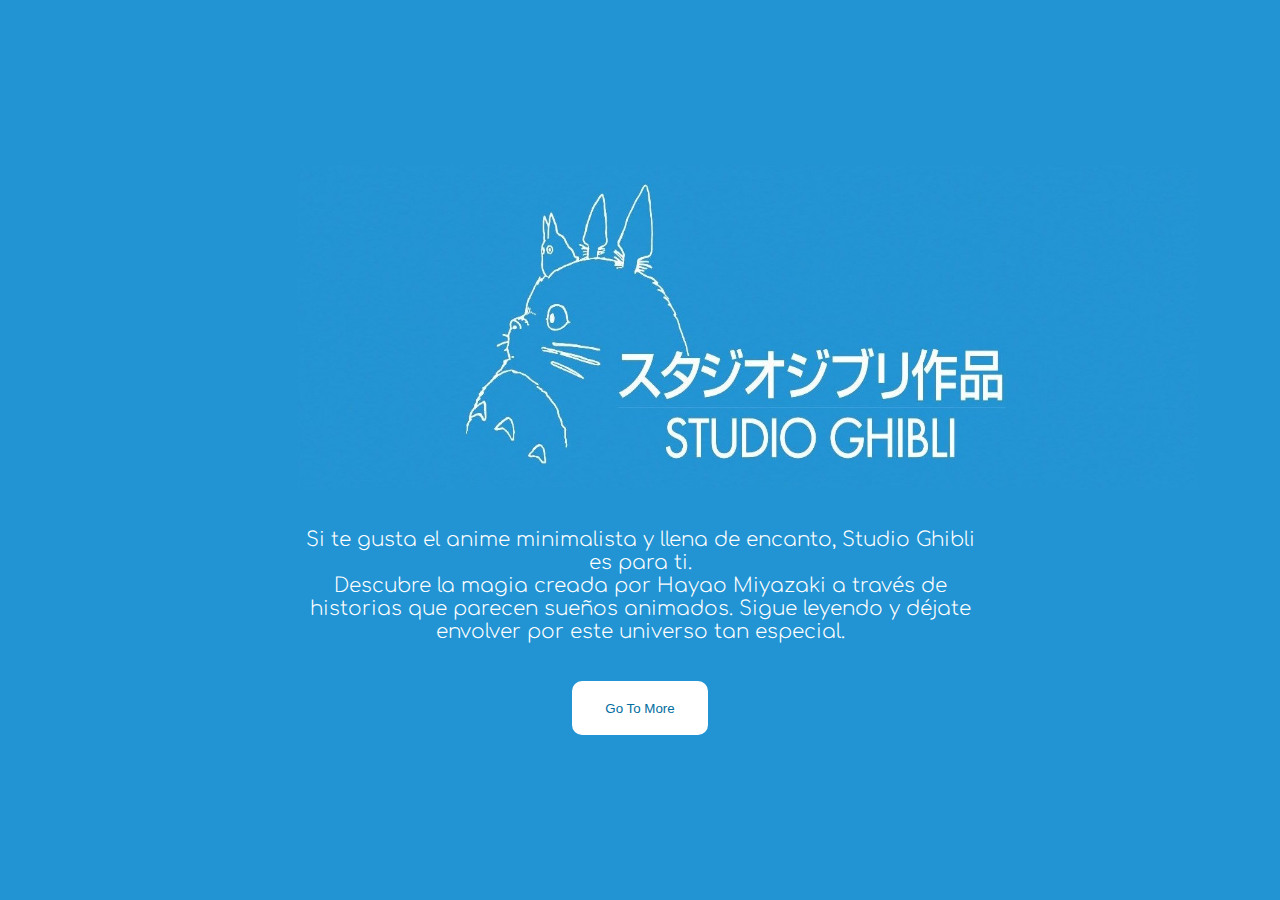
<file: index.html>
<!DOCTYPE html>
<html lang="en">
<head>
    <meta charset="UTF-8">
    <meta name="viewport" content="width=device-width, initial-scale=1.0">
    <link rel="stylesheet" href="css/style1.css">
    <title>Studio Ghibli</title>
</head>
<body>
    <!-- PRESENTACION -->
    <main class="caja_main">
        <div class="logo_div">
            <img src="storage/img/140883715_3586712831413608_6505209936049002406_n.jpg" alt="">
        </div>
        <div class="des_div">
            <p>Si te gusta el anime minimalista y llena de encanto, Studio Ghibli es para ti. <br>
                Descubre la magia creada por Hayao Miyazaki a través de historias que parecen sueños animados.
                Sigue leyendo y déjate envolver por este universo tan especial.</p>
        </div>
            <a href="views/home.html" class="div_button"><button>Go To More</button></a>
    </main>
</body>
</html>
</file>
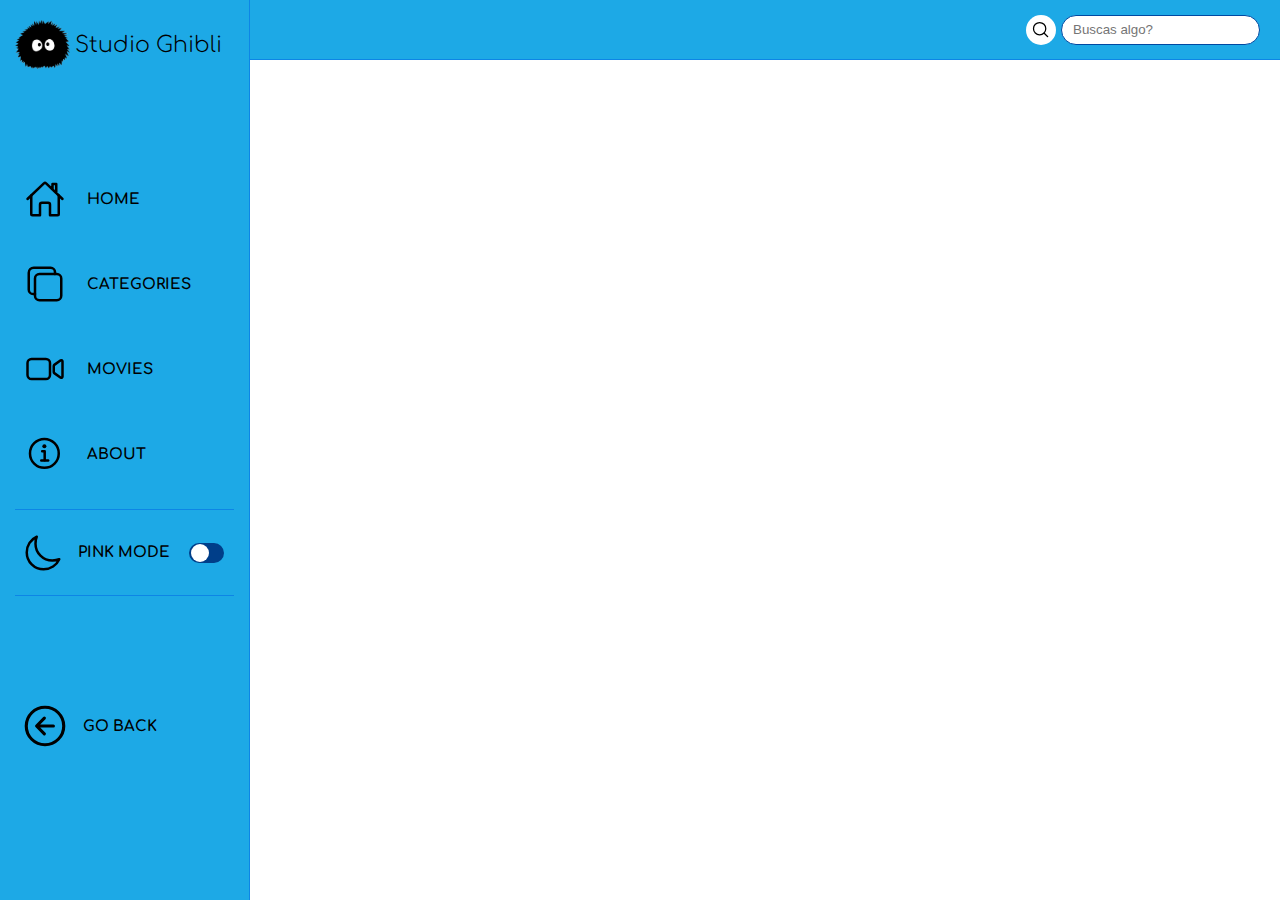
<file: views/CategoryPage.html>
<!DOCTYPE html>
<html lang="en">
<head>
    <meta charset="UTF-8">
    <meta name="viewport" content="width=device-width, initial-scale=1.0">
    <link rel="stylesheet" href="../css/category.css">
    <link rel="stylesheet" href="../css/pinkymode.css">
    <link rel="icon" href="../storage/img/4d6e1b00ca69ff2651584e0374567c4a.png" type="image/x-icon">
    <title>Categories</title>
</head>
<body>
    <div class="barra_lateral" >
        <div class="nombre_pagina">
            <img id="susuwatari" src="../storage/img/4d6e1b00ca69ff2651584e0374567c4a.png" alt="">
            <span>Studio Ghibli</span>
        </div>
        <nav class="navegacion">
            <ul>
                <li>
                    <a href="home.html">
                        <img src="../storage/img/home-outline.svg" alt="">
                        <span>HOME</span>
                    </a>
                </li>
                <li>
                    <a href="CategoryPage.html">
                        <img src="../storage/img/copy-outline.svg" alt="">
                        <span>CATEGORIES</span>
                    </a>
                </li>
                <li>
                    <a href="">
                        <img src="../storage/img/videocam-outline.svg" alt="">
                        <span>MOVIES</span>
                    </a>
                </li>
                <li>
                    <a href="">
                        <img src="../storage/img/information-circle-outline.svg" alt="">
                        <span>ABOUT</span>
                    </a>
                </li>
            </ul>
        </nav>
        <div class="linea"></div>

        <div class="modo_oscuro">
            <div class="info">
                <img src="../storage/img/moon-outline.svg" alt="">
                <span>PINK MODE</span>
            </div>
            <div class="switch">
                <div class="base">
                    <div class="circulo">
                    </div>
                </div>
            </div>
        </div>
        <div class="linea"></div>
        
        <a href="../index.html" class="devolver">
            <img src="../storage/img/arrow-back-circle-outline.svg" alt="">
            <div class="text">
                <span>GO BACK</span>
            </div>
        </a>
    </div>
    <header class="barra_busqueda">
        <div class="buscador">
            <img src="../storage/img/search-outline.svg" alt="">
            <input type="text" placeholder="Buscas algo?">
        </div>
    </header>
    <main>

    </main>
    <script src="../javascript/categorymenu.js"></script>
    <script src="../javascript/main.js"></script>
</body>
</html>
</file>
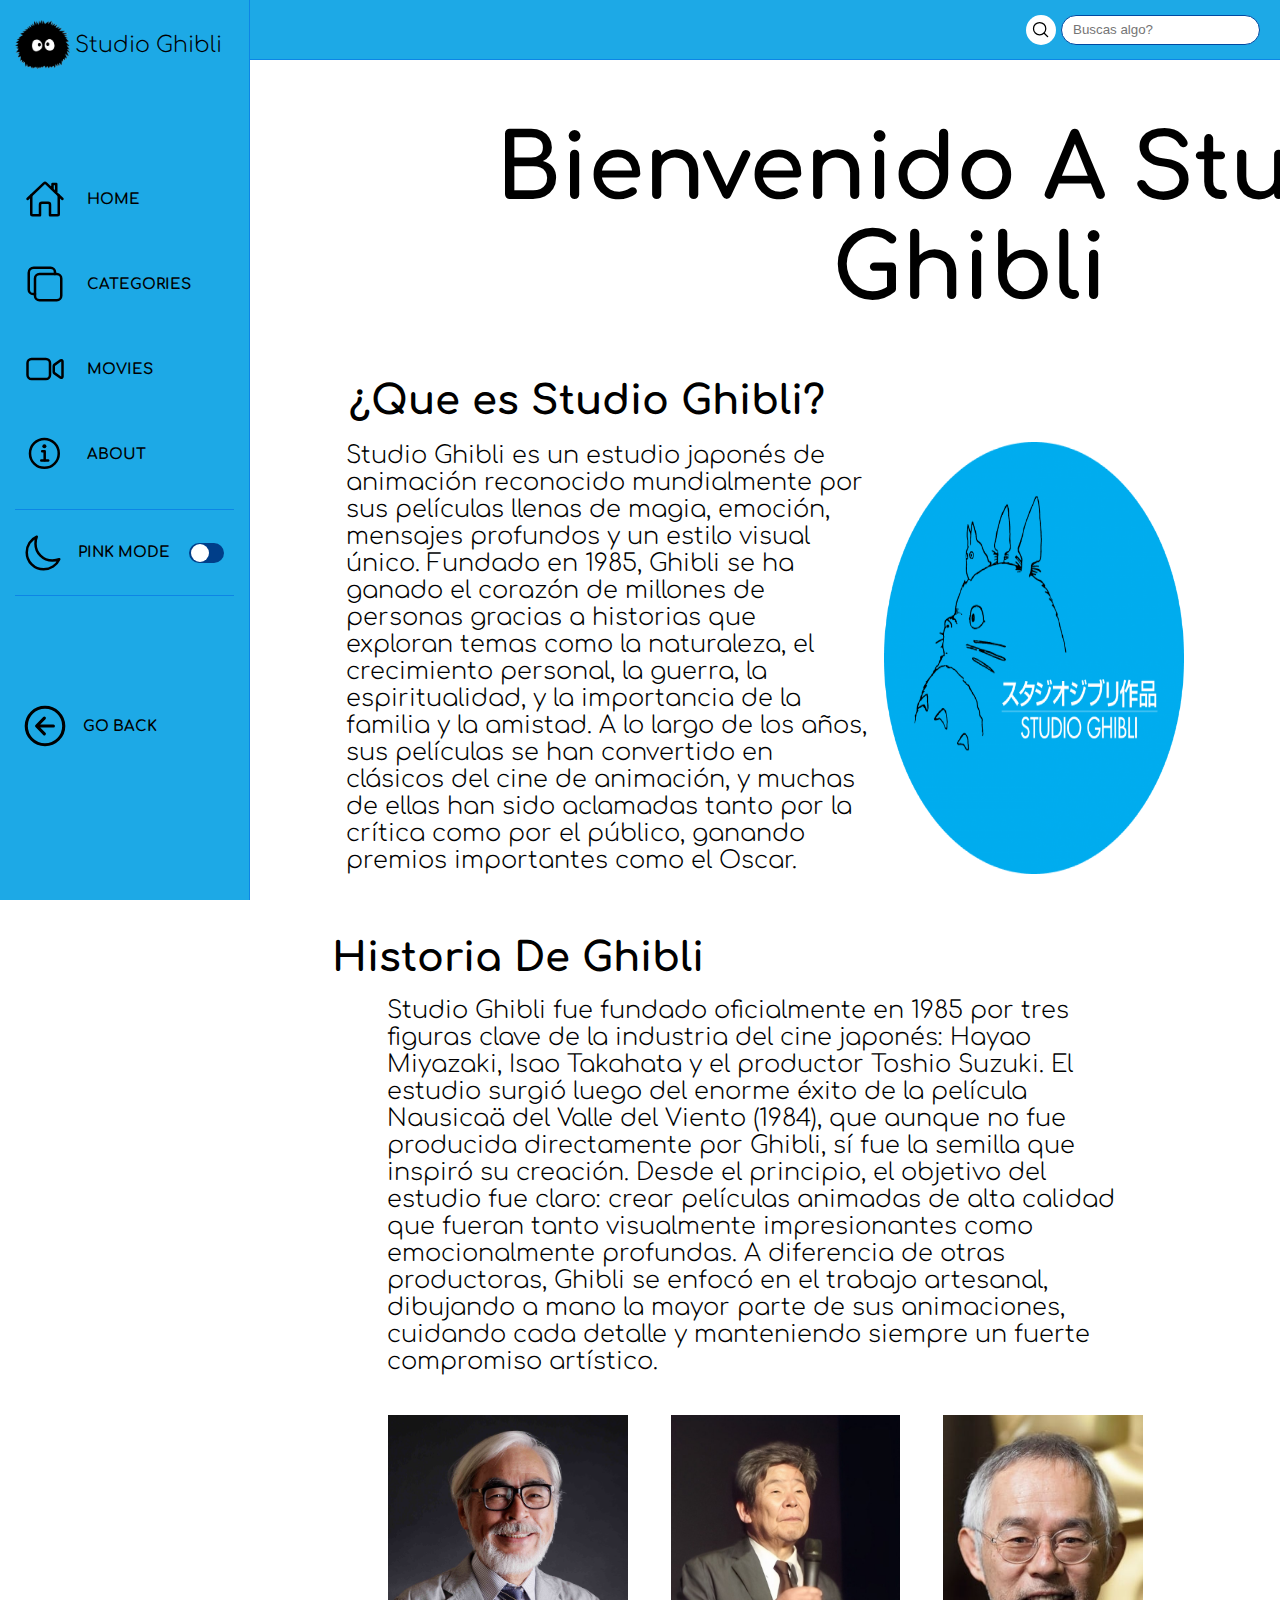
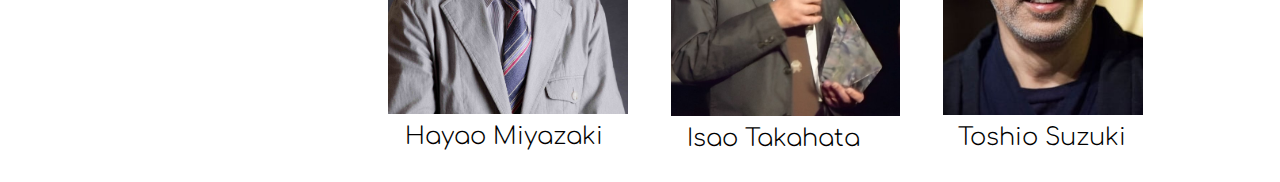
<file: views/home.html>
<!DOCTYPE html>
<html lang="en">
<head>
    <meta charset="UTF-8">
    <meta name="viewport" content="width=device-width, initial-scale=1.0">
    <link rel="stylesheet" href="../css/style2.css">
    <link rel="stylesheet" href="../css/pink.css">
    <link rel="stylesheet" href="../css/responsive.css">
    <link rel="icon" href="../storage/img/4d6e1b00ca69ff2651584e0374567c4a.png" type="image/x-icon">
    <title>Home Ghibli</title>
</head>
<body>
    <div class="barra_lateral" >
        <div class="nombre_pagina">
            <img id="susuwatari" src="../storage/img/4d6e1b00ca69ff2651584e0374567c4a.png" alt="">
            <span>Studio Ghibli</span>
        </div>
        <nav class="navegacion">
            <ul>
                <li>
                    <a href="home.html">
                        <img src="../storage/img/home-outline.svg" alt="">
                        <span>HOME</span>
                    </a>
                </li>
                <li>
                    <a href="CategoryPage.html">
                        <img src="../storage/img/copy-outline.svg" alt="">
                        <span>CATEGORIES</span>
                    </a>
                </li>
                <li>
                    <a href="">
                        <img src="../storage/img/videocam-outline.svg" alt="">
                        <span>MOVIES</span>
                    </a>
                </li>
                <li>
                    <a href="">
                        <img src="../storage/img/information-circle-outline.svg" alt="">
                        <span>ABOUT</span>
                    </a>
                </li>
            </ul>
        </nav>
        <div class="linea"></div>

        <div class="modo_oscuro">
            <div class="info">
                <img src="../storage/img/moon-outline.svg" alt="">
                <span>PINK MODE</span>
            </div>
            <div class="switch">
                <div class="base">
                    <div class="circulo">
                    </div>
                </div>
            </div>
        </div>
        <div class="linea"></div>
        
        <a href="../index.html" class="devolver">
            <img src="../storage/img/arrow-back-circle-outline.svg" alt="">
            <div class="text">
                <span>GO BACK</span>
            </div>
        </a>
    </div>
    <header class="barra_busqueda">
        <div class="buscador">
            <img src="../storage/img/search-outline.svg" alt="">
            <input type="text" placeholder="Buscas algo?">
        </div>
    </header>
    <main class="caja_main">
        <div class="fade-up">
            <h1>Bienvenido A Studio Ghibli</h1>
        </div>
        <article class="article_caja">
            <figure class="figure_caja">
                <div class="queesghibli">
                    <h1>¿Que es Studio Ghibli?</h1>
                </div>
            </figure>
            <div class="descripcion">
                <p> Studio Ghibli es un estudio japonés de animación reconocido mundialmente por sus películas llenas de magia, emoción, mensajes profundos y un estilo visual único. Fundado en 1985, Ghibli se ha ganado el corazón de millones de personas gracias a historias que exploran temas como la naturaleza, el crecimiento personal, la guerra, la espiritualidad, y la importancia de la familia y la amistad. A lo largo de los años, sus películas se han convertido en clásicos del cine de animación, y muchas de ellas han sido aclamadas tanto por la crítica como por el público, ganando premios importantes como el Oscar. </p>
                <img id="imagen-tema" src="../storage/img/totoro.png" alt="">
            </div>
            <div class="Historia">
                <h1>Historia De Ghibli</h1>
            </div>
            <div class="Produccion">
                <p>Studio Ghibli fue fundado oficialmente en 1985 por tres figuras clave de la industria del cine japonés: Hayao Miyazaki, Isao Takahata y el productor Toshio Suzuki. El estudio surgió luego del enorme éxito de la película Nausicaä del Valle del Viento (1984), que aunque no fue producida directamente por Ghibli, sí fue la semilla que inspiró su creación. Desde el principio, el objetivo del estudio fue claro: crear películas animadas de alta calidad que fueran tanto visualmente impresionantes como emocionalmente profundas. A diferencia de otras productoras, Ghibli se enfocó en el trabajo artesanal, dibujando a mano la mayor parte de sus animaciones, cuidando cada detalle y manteniendo siempre un fuerte compromiso artístico.</p>
                <div class="Creadores">
                    <div class="creador_1">
                        <img src="../storage/img/Hayao_Miyazaki_cropped_1_Hayao_Miyazaki_201211.jpg" alt="">
                        <p>Hayao Miyazaki</p>
                    </div>
                    <div class="Creador_2">
                        <img src="../storage/img/productor3.jpg" alt="">
                        <p>Isao Takahata</p>
                    </div>
                    <div class="Creador_3">
                        <img src="../storage/img/productor 2.jpg" alt="">
                        <p>Toshio Suzuki</p>
                    </div>
                </div>
            </div>
        </article>
    </main>
    <script src="../javascript/menu.js"></script>
</body>
</html>
</file>
<file: css/style1.css>
@import url(variables1.css);

* {
    margin: 0;
    padding: 0;
    box-sizing: border-box;
    background: var(--color-3);
}

/* PRESENTACION */
body{
    margin: 0;
    padding: 0;
    height: 100vh;
    display: flex;
    justify-content: center; 
    align-items: center;     
}
.caja_main {
    padding: 10px;
    border-radius: 15px;
    width: 55%;
    height: 75svh;
    display: flex;
    flex-direction: column;
    justify-content: space-evenly;
    margin: 0;
}
.logo_div {
    background: transparent;
    display: flex;
    justify-content: space-evenly;
    height: 36svh;
}
.logo_div img{
    background: transparent;
    width: 100svh;
}
.div_button{
    background: transparent;
    display: flex;
    justify-content: center;
    align-items: center;
    text-decoration: none;
}

.div_button button{
    background: var(--color-1);
    width: 20%;
    height: 6svh;
    border-radius: 10px;
    border: none; 
    color: var(--color-4);
}
.div_button button:hover{
    background: var(--color-4);
    color: var(--color-1);
    border: none;
}
.des_div {
    background: transparent;
    border-radius: 10px;
    display: flex;
    justify-content: center;
    align-items: center;
    width: 100%;
    height: 12svh;
}
.des_div p{
    text-align: center;
    background: transparent;
    font-family: "Confortaa-Light";
    font-size: 20px;
    color: var(--color-1);
}
</file>
<file: css/category.css>
@import url(categoryvar.css);

*{
    margin: 0;
    padding: 0;
    box-sizing: border-box;
}

body{
    height: 100vh;
    width: 100%;
    background: white;
}

.barra_lateral{
    position: fixed;
    width: 250px;
    height: 100%;
    overflow: hidden;
    padding: 20px 15px;
    background: var(--color-barra-lateral);
    transition: width 0.5s ease, background 0.3s ease;
    border-right: 1px var(--color-botones-1) solid;
}
.mini_barra_lateral{
    width: 90px;
}
.barra_lateral .nombre_pagina{
    width: 100%;
    display: flex;
    align-items: center;
    margin-bottom: 100px;
}
.barra_lateral .nombre_pagina img{
    width:  55px;
    font-size: 40px;
    cursor: pointer;
}
.barra_lateral span{
    font-size: 15px;
    opacity: 1;
    white-space: nowrap;
    transition: opacity 0.5s ease, width 0.5s ease;
    font-family: "confortaa-bold";
}
.mini_barra_lateral span.oculto{
    opacity: 0;
    width: 0;
}
.barra_lateral .nombre_pagina span{
    margin-left: 5px;
    font-size: 22px;
    font-family: "confortaa-light";
}


/* MENU DE NAVEGACION */


.barra_lateral .navegacion li{
    /* border: 2px solid red; */
    list-style: none;
    display: flex;
    margin-bottom: 25px;
}

.barra_lateral .navegacion a{
    /* border: 2px solid black; */
    width: 100%;
    height: 60px;
    display: flex;
    align-items: center;
    gap: 10%;
    text-decoration: none;
    border-radius: 10px;
    color: var(--color-texto);
}
.barra_lateral .navegacion a:hover{
    background: var(--color-botones);
    color: var(--color-blanco);
}
.barra_lateral .navegacion img{
    /* border: 2px solid red; */
    max-width: 40px;
    width: 100px;
    font-size: 20px;
    margin-left: 10px;
    margin-right: 0px;
}
.barra_lateral .linea{
    width: 100%;
    height: 1px;
    background: var(--color-botones-1);
    margin-bottom: 20px;
}

/* MODO OSCURO */
.barra_lateral .modo_oscuro{
    /* border: 2px solid red; */
    width: 95%;
    border-radius: 10px;
    margin-left: 8px;
    display: flex;
    justify-content: space-between;
    margin-bottom: 20px;
}

.barra_lateral .modo_oscuro .info{
    /* border: 2px solid black; */
    display: flex;
    gap: 10%;
    width: 150px;
    overflow: hidden;
    height: 45px;
    display: flex;
    align-items: center;
    color: var(--color-texto);
}

.barra_lateral .modo_oscuro img{
    /* border: 2px solid blue; */
    width: 40px;
    font-size: 20px;
    transition: width 0.5s ease;
}

/* switch */
.barra_lateral .modo_oscuro .switch{
    /* border: 2px solid green; */
    display: flex;
    align-items: center;
    justify-content: center;
    min-width: 50px;
    height: 45px;
    cursor: pointer;
}
.mini_barra_lateral .modo_oscuro .switch{
    margin-right: 10px;
}

.barra_lateral .modo_oscuro .base{
    position: relative;
    display: flex;
    align-items: center;
    width: 35px;
    height: 20px;
    background: var(--bolita);
    border-radius: 50px;
}
.barra_lateral .modo_oscuro .circulo{
    position: absolute;
    width: 18px;
    height: 90%;
    background: var(--fondo-barra);
    border-radius: 50%;
    left: 2px;
    transition: left 0.5s ease;
}

.barra_lateral .modo_oscuro .circulo.prendido{
    left: 15px;
}
.mini_barra_lateral .modo_oscuro .info img{
    width: 0;
}

/* GO BACK */

.barra_lateral .devolver{
    height: 60px;
    border-radius: 10px;
    width: 100%;
    display: flex;
    gap: 6%;
    text-decoration: none;
    margin-top: 100px;
}

.barra_lateral .devolver img{
    width: 50px;
    min-width: 50px;
    margin-left: 5px;
}
.barra_lateral .devolver .text{
    /* border: 2px solid black; */
    width: 100%;
    display: flex;
    align-items: center;
    color: var(--color-texto);
    overflow: hidden;
}

.barra_lateral .devolver:hover{
    background: var(--color-botones);
}
.barra_lateral .devolver .text:hover{
    color: var(--color-blanco);
}

.barra_busqueda {
    background: var(--color-barra-lateral);
    margin-left: 230px;
    height: 60px;
    transition: margin-left 0.5s ease, background 0.3s ease;
    border-bottom: 1px var(--color-botones-1) solid;
}
header.min_busqueda{
    background: var(--color-barra-lateral);
    margin-left: 90px;
    height: 60px;
}

/* BUSCADOR */

header{
    
    display: flex;
    flex-direction: column;
    justify-content: center;
}
.buscador {
    /* background: green; */
    display: flex;
    justify-content: flex-end;
    gap: 5px;
    margin-right: 20px;
}
.buscador img{
    background: var(--color-blanco);
    max-width: 30px;
    padding: 5px;
    border-radius: 100%;
}
.buscador input{
    /* background: yellow; */
    height: 30px;
    border-radius: 20px;
    border: 1px var(--color-botones) solid;
    padding: 10px;
    outline: none; 
}
.buscador input::placeholder{
    padding: 1px;
}
main {
    margin-left: 250px;
    padding: 20px;
    transition: margin-left 0.5s ease;
    min-height: 93.3vh;            
}

main.min-main {
    margin-left: 90px;
}

/* API */

.elh1{
    text-align: center;
}

main{
    display: flex;
    gap: 5%;
    flex-wrap: wrap;
    margin-bottom: 10px;
    justify-content: center;
}
.image-container{
    display: flex;

}

.image-container img{
    width: 100%;
}

article{
    font-family: "confortaa-light";
    margin-bottom: 50px;
    display: flex;
    flex-direction: column;
    gap: 10px;
    justify-content: center;
    align-items: center;
    width: 20%;
    padding: 20px;
    box-shadow: 0px 0px 1px #000;
}
</file>
<file: css/pinkymode.css>
.pink_mode{
    --color-barra-lateral: #fec6c5;
    --color-texto: #000;
    --color-botones: #e7817f;
    --color-botones-1: #ec6fc68c;
    --color-blanco: #fff;
    --fondo-barra: #fff;
    --bolita: #76265e8c;
}
</file>
<file: css/style2.css>
@import url(variables2.css);

*{
    margin: 0;
    padding: 0;
    box-sizing: border-box;
}

body{
    height: 100vh;
    width: 100%;
    background: white;
}

.barra_lateral{
    position: fixed;
    width: 250px;
    height: 100%;
    overflow: hidden;
    padding: 20px 15px;
    background: var(--color-barra-lateral);
    transition: width 0.5s ease, background 0.3s ease;
    border-right: 1px var(--color-botones-1) solid;
}
.mini_barra_lateral{
    width: 90px;
}
.barra_lateral .nombre_pagina{
    width: 100%;
    display: flex;
    align-items: center;
    margin-bottom: 100px;
}
.barra_lateral .nombre_pagina img{
    width:  55px;
    font-size: 40px;
    cursor: pointer;
}
.barra_lateral span{
    font-size: 15px;
    opacity: 1;
    white-space: nowrap;
    transition: opacity 0.5s ease, width 0.5s ease;
    font-family: "confortaa-bold";
}
.barra_lateral span.oculto{
    opacity: 0;
    width: 0;
}
.barra_lateral .nombre_pagina span{
    margin-left: 5px;
    font-size: 22px;
    font-family: "confortaa-light";
}


/* MENU DE NAVEGACION */


.barra_lateral .navegacion li{
    /* border: 2px solid red; */
    list-style: none;
    display: flex;
    margin-bottom: 25px;
}

.barra_lateral .navegacion a{
    /* border: 2px solid black; */
    width: 100%;
    height: 60px;
    display: flex;
    align-items: center;
    gap: 10%;
    text-decoration: none;
    border-radius: 10px;
    color: var(--color-texto);
}
.barra_lateral .navegacion a:hover{
    background: var(--color-botones);
    color: var(--color-blanco);
}
.barra_lateral .navegacion img{
    /* border: 2px solid red; */
    max-width: 40px;
    width: 100px;
    font-size: 20px;
    margin-left: 10px;
    margin-right: 0px;
}
.barra_lateral .linea{
    width: 100%;
    height: 1px;
    background: var(--color-botones-1);
    margin-bottom: 20px;
}

/* MODO OSCURO */
.barra_lateral .modo_oscuro{
    /* border: 2px solid red; */
    width: 95%;
    border-radius: 10px;
    margin-left: 8px;
    display: flex;
    justify-content: space-between;
    margin-bottom: 20px;
}

.barra_lateral .modo_oscuro .info{
    /* border: 2px solid black; */
    display: flex;
    gap: 10%;
    width: 150px;
    overflow: hidden;
    height: 45px;
    display: flex;
    align-items: center;
    color: var(--color-texto);
}

.barra_lateral .modo_oscuro img{
    /* border: 2px solid blue; */
    width: 40px;
    font-size: 20px;
    transition: width 0.5s ease;
}

/* switch */
.barra_lateral .modo_oscuro .switch{
    /* border: 2px solid green; */
    display: flex;
    align-items: center;
    justify-content: center;
    min-width: 50px;
    height: 45px;
    cursor: pointer;
}
.mini_barra_lateral .modo_oscuro .switch{
    margin-right: 10px;
}

.barra_lateral .modo_oscuro .base{
    position: relative;
    display: flex;
    align-items: center;
    width: 35px;
    height: 20px;
    background: var(--bolita);
    border-radius: 50px;
}
.barra_lateral .modo_oscuro .circulo{
    position: absolute;
    width: 18px;
    height: 90%;
    background: var(--fondo-barra);
    border-radius: 50%;
    left: 2px;
    transition: left 0.5s ease;
}

.barra_lateral .modo_oscuro .circulo.prendido{
    left: 15px;
}
.mini_barra_lateral .modo_oscuro .info img{
    width: 0;
}

/* GO BACK */

.barra_lateral .devolver{
    height: 60px;
    border-radius: 10px;
    width: 100%;
    display: flex;
    gap: 6%;
    text-decoration: none;
    margin-top: 100px;
}

.barra_lateral .devolver img{
    width: 50px;
    min-width: 50px;
    margin-left: 5px;
}
.barra_lateral .devolver .text{
    /* border: 2px solid black; */
    width: 100%;
    display: flex;
    align-items: center;
    color: var(--color-texto);
    overflow: hidden;
}

.barra_lateral .devolver:hover{
    background: var(--color-botones);
}
.barra_lateral .devolver .text:hover{
    color: var(--color-blanco);
}

.barra_busqueda {
    background: var(--color-barra-lateral);
    margin-left: 230px;
    height: 60px;
    transition: margin-left 0.5s ease, background 0.3s ease;
    border-bottom: 1px var(--color-botones-1) solid;
}
header.min_busqueda{
    background: var(--color-barra-lateral);
    margin-left: 90px;
    height: 60px;
}

/* BUSCADOR */

header{
    
    display: flex;
    flex-direction: column;
    justify-content: center;
}
.buscador {
    /* background: green; */
    display: flex;
    justify-content: flex-end;
    gap: 5px;
    margin-right: 20px;
}
.buscador img{
    background: var(--color-blanco);
    max-width: 30px;
    padding: 5px;
    border-radius: 100%;
}
.buscador input{
    /* background: yellow; */
    height: 30px;
    border-radius: 20px;
    border: 1px var(--color-botones) solid;
    padding: 10px;
    outline: none; 
}
.buscador input::placeholder{
    padding: 1px;
}
/* main */
main {
    margin-left: 250px;
    padding: 20px;
    transition: margin-left 0.5s ease;
    min-height: 93.3vh;            
}

main.min-main {
    margin-left: 90px;
}

.caja_main {
    /* background: sandybrown; */
    height: 710px;
}
.fade-up{
    /* background: rebeccapurple; */
    position: relative;
    color: rgb(0, 0, 0);
    top: 5%;
    left: 10%;
    text-align: center;
    width: 1200px;
    font-size: 45px;
    font-family: "confortaa-bold";
}

.article_caja {
    /* background: red; */
    padding: 10px;
    width: 90%;
    margin: auto;
    margin-top: 70px;
}
.figure_caja {
    /* background: blue; */
    padding: 15px;
}
.queesghibli {
    /* background: rebeccapurple; */
    padding: 2px;
}
.queesghibli h1{
    /* background: yellow;     */
    padding: 2px;
    font-size: 40px;
    font-family: "confortaa-bold";
}
.descripcion{
    /* background: violet; */
    display: flex;
    justify-content: space-evenly;
}
.descripcion p{
    /* background: green; */
    font-size: 24px;
    width: 60%;
    font-family: "confortaa-light";
}
.descripcion img{
    /* background: slateblue; */
    width: 300px;
}
#imagen-tema {
    transition: opacity 10s ease-in-out;
    opacity: 1;
  }
.Historia{
    margin-top: 60px;
    /* background: green; */
}
.Historia h1{
    padding: 2px;
    font-size: 40px;
    font-family: "confortaa-bold";
}
.Produccion {
    /* background: red; */
    padding: 15px;
}
main .Produccion p{
    margin: auto;
    /* background: blue; */
    font-size: 24px;
    width: 90%;
    font-family: "confortaa-light";
}
.Creadores {
    margin-top: 40px;
    /* background: skyblue; */
    display: flex;
    justify-content: center;
    justify-content: space-evenly;
}
.creador_1 p{
    padding: 5px;
}
.creador_1 img{
    width: 240px;
}
.Creador_2 p{
    padding: 5px;
}
.Creador_2 img{
    width: 229px;
}
.Creador_3 p{
    padding: 5px;
}
.Creador_3 img{
    width: 200px;
}
</file>
<file: css/pink.css>
.pink_mode{
    --color-barra-lateral: #fec6c5;
    --color-texto: #000;
    --color-botones: #e7817f;
    --color-botones-1: #ec6fc68c;
    --color-blanco: #fff;
    --fondo-barra: #fff;
    --bolita: #76265e8c;
}
</file>
<file: css/responsive.css>
@media screen and (min-width: 1920px) and (max-width: 2559px){
    .barra_lateral{
        width: 300px;
        padding: 25px 20px;
    }
    .mini_barra_lateral{
        width: 100px;
    }
    .barra_lateral .navegacion li{
        margin-bottom: 30px;
    }
    .barra_lateral .devolver{
        margin-top: 170px;
    }
    .barra_lateral .nombre_pagina{
        width: 100%;
        display: flex;
        align-items: center;
        margin-bottom: 130px;
    }
    main{
        margin-left: 300px;
        padding: 20px;
        transition: margin-left 0.5s ease;
    }
    main.min-main{
        margin-left: 95px;
    }
}
</file>
